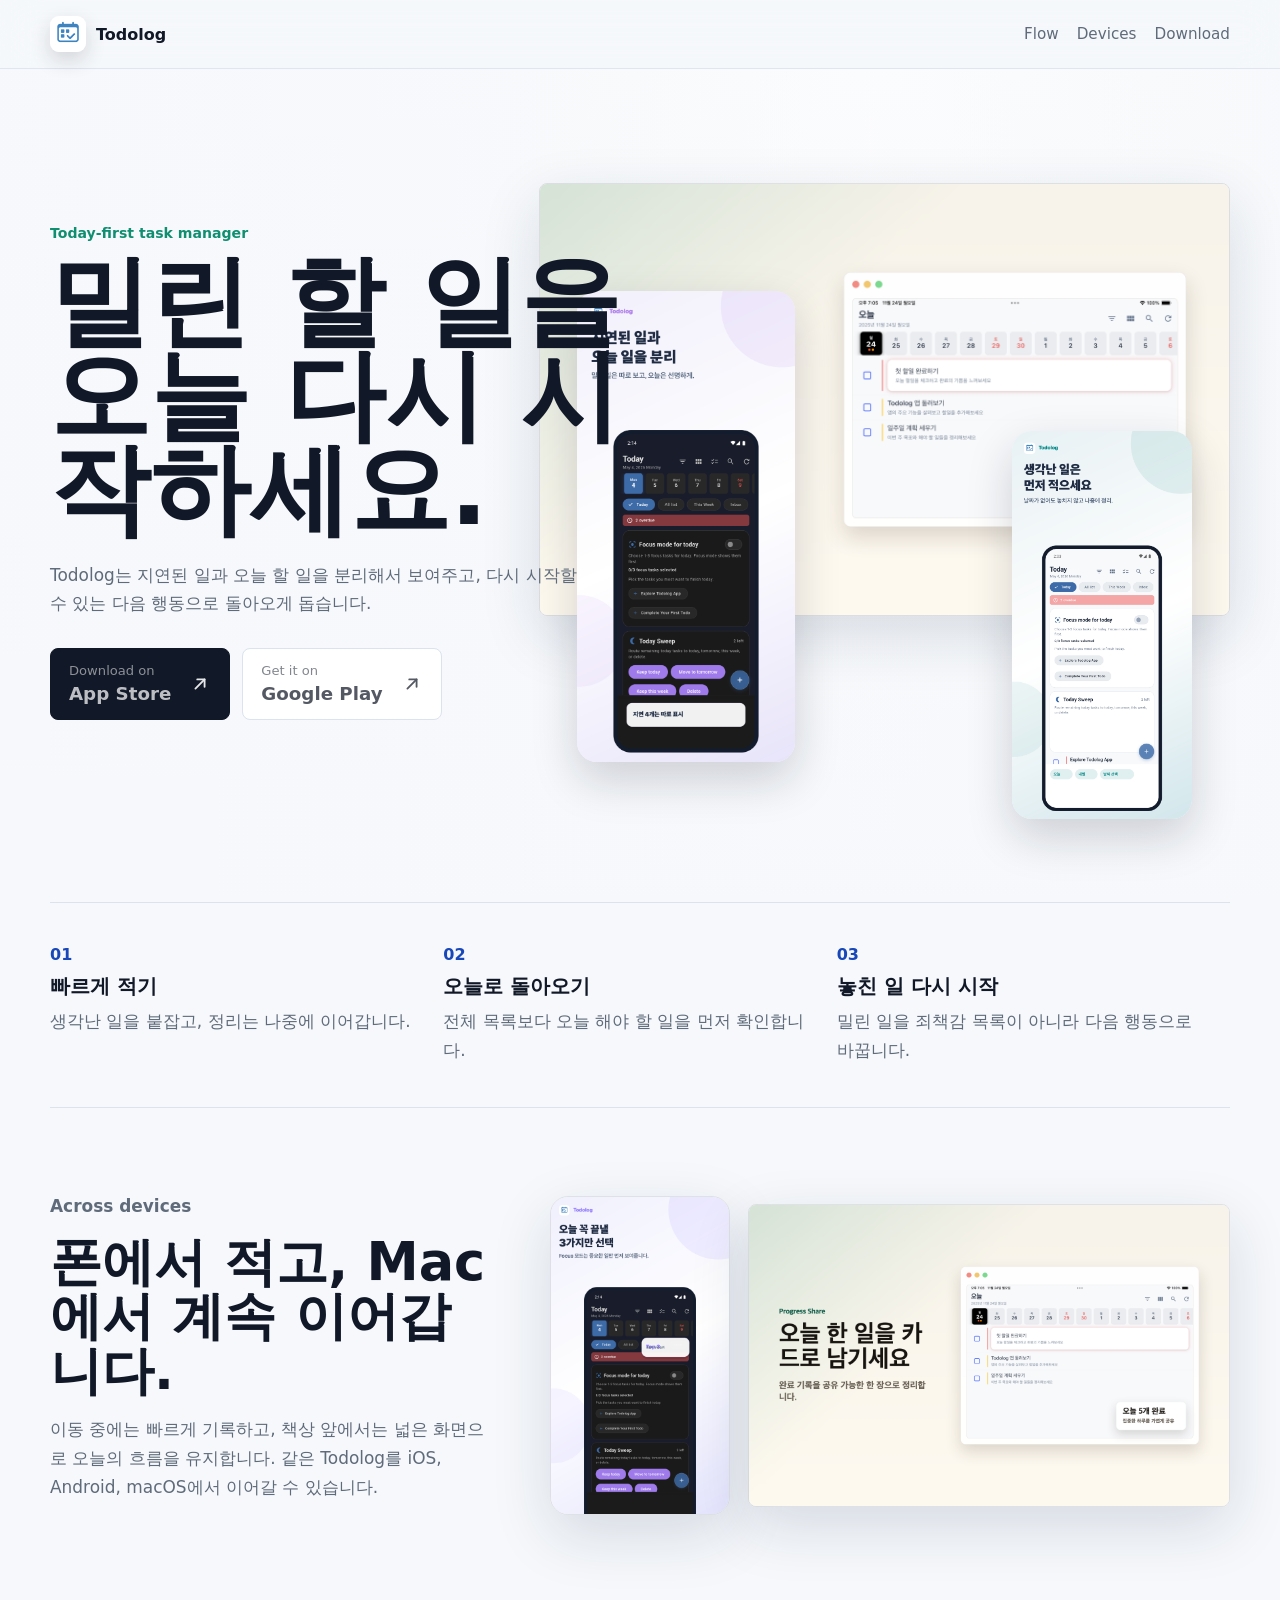
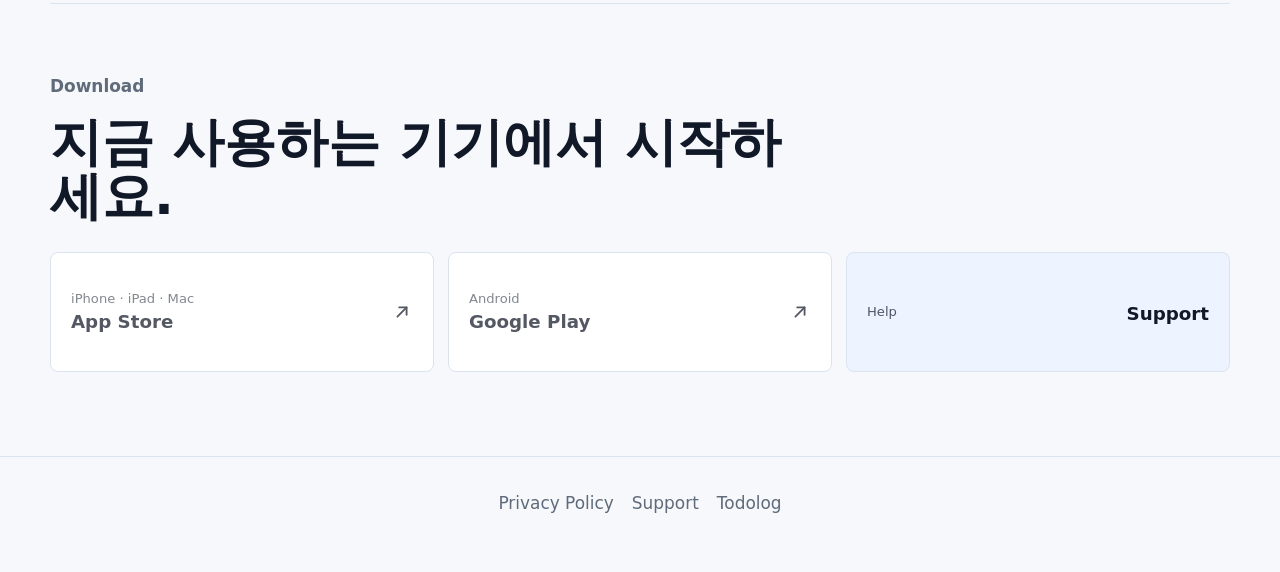
<file: index.html>
<!DOCTYPE html>
<html lang="ko">
  <head>
    <meta charset="utf-8" />
    <meta
      name="viewport"
      content="width=device-width, initial-scale=1, viewport-fit=cover"
    />
    <title>Todolog | 오늘 다시 시작하는 TODO 앱</title>
    <meta
      name="description"
      content="Todolog는 밀린 할 일을 정리하고 오늘 해야 할 일을 다시 시작하게 돕는 iOS, Android, macOS TODO 앱입니다."
    />
    <link rel="stylesheet" href="./styles.css" />
  </head>
  <body>
    <header class="topbar" aria-label="Todolog navigation">
      <a class="brand" href="#top" aria-label="Todolog home">
        <img class="brand-icon" src="./assets/app-icon.png" alt="" />
        <span>Todolog</span>
      </a>
      <nav class="nav-links" aria-label="Page sections">
        <a href="#flow">Flow</a>
        <a href="#devices">Devices</a>
        <a href="#download">Download</a>
      </nav>
    </header>

    <main id="top">
      <section class="hero" aria-label="Todolog product landing">
        <div class="hero-copy">
          <p class="eyebrow">Today-first task manager</p>
          <h1>밀린 할 일을 오늘 다시 시작하세요.</h1>
          <p>
            Todolog는 지연된 일과 오늘 할 일을 분리해서 보여주고,
            다시 시작할 수 있는 다음 행동으로 돌아오게 돕습니다.
          </p>
          <div class="store-actions" aria-label="Download Todolog">
            <a
              class="store-link primary"
              href="https://apps.apple.com/kr/app/todolog/id6756988909"
              target="_blank"
              rel="noreferrer"
            >
              <span class="store-copy">
                <span>Download on</span>
                <strong>App Store</strong>
              </span>
              <svg class="open-icon" viewBox="0 0 24 24" aria-hidden="true">
                <path d="M7 17L17 7" />
                <path d="M9 7h8v8" />
              </svg>
            </a>
            <a
              class="store-link"
              href="https://play.google.com/store/apps/details?id=com.logfactory.todolog"
              target="_blank"
              rel="noreferrer"
            >
              <span class="store-copy">
                <span>Get it on</span>
                <strong>Google Play</strong>
              </span>
              <svg class="open-icon" viewBox="0 0 24 24" aria-hidden="true">
                <path d="M7 17L17 7" />
                <path d="M9 7h8v8" />
              </svg>
            </a>
          </div>
        </div>

        <div class="product-stage" aria-hidden="true">
          <img
            class="desktop-preview"
            src="./assets/macos-today.png"
            alt=""
          />
          <img
            class="phone-preview phone-primary"
            src="./assets/ios-today-sweep.png"
            alt=""
          />
          <img
            class="phone-preview phone-secondary"
            src="./assets/ios-inbox.png"
            alt=""
          />
        </div>
      </section>

      <section class="flow" id="flow" aria-label="Todolog flow">
        <article>
          <span>01</span>
          <h2>빠르게 적기</h2>
          <p>생각난 일을 붙잡고, 정리는 나중에 이어갑니다.</p>
        </article>
        <article>
          <span>02</span>
          <h2>오늘로 돌아오기</h2>
          <p>전체 목록보다 오늘 해야 할 일을 먼저 확인합니다.</p>
        </article>
        <article>
          <span>03</span>
          <h2>놓친 일 다시 시작</h2>
          <p>밀린 일을 죄책감 목록이 아니라 다음 행동으로 바꿉니다.</p>
        </article>
      </section>

      <section class="section feature" id="devices">
        <div class="section-copy">
          <p class="eyebrow">Across devices</p>
          <h2>폰에서 적고, Mac에서 계속 이어갑니다.</h2>
          <p>
            이동 중에는 빠르게 기록하고, 책상 앞에서는 넓은 화면으로 오늘의
            흐름을 유지합니다. 같은 Todolog를 iOS, Android, macOS에서 이어갈
            수 있습니다.
          </p>
        </div>
        <figure class="device-row">
          <img src="./assets/android-today.png" alt="Todolog Android Today screen" />
          <img src="./assets/macos-today.png" alt="Todolog macOS Today screen" />
        </figure>
      </section>

      <section class="section download" id="download">
        <div class="section-copy compact">
          <p class="eyebrow">Download</p>
          <h2>지금 사용하는 기기에서 시작하세요.</h2>
        </div>
        <div class="download-grid">
          <a
            class="download-link"
            href="https://apps.apple.com/kr/app/todolog/id6756988909"
            target="_blank"
            rel="noreferrer"
          >
            <span class="download-copy">
              <span>iPhone · iPad · Mac</span>
              <strong>App Store</strong>
            </span>
            <svg class="open-icon" viewBox="0 0 24 24" aria-hidden="true">
              <path d="M7 17L17 7" />
              <path d="M9 7h8v8" />
            </svg>
          </a>
          <a
            class="download-link"
            href="https://play.google.com/store/apps/details?id=com.logfactory.todolog"
            target="_blank"
            rel="noreferrer"
          >
            <span class="download-copy">
              <span>Android</span>
              <strong>Google Play</strong>
            </span>
            <svg class="open-icon" viewBox="0 0 24 24" aria-hidden="true">
              <path d="M7 17L17 7" />
              <path d="M9 7h8v8" />
            </svg>
          </a>
          <a class="download-link quiet" href="./support.html">
            <span>Help</span>
            <strong>Support</strong>
          </a>
        </div>
      </section>
    </main>

    <footer class="footer">
      <a href="./privacy.html">Privacy Policy</a>
      <a href="./support.html">Support</a>
      <span>Todolog</span>
    </footer>
  </body>
</html>
</file>
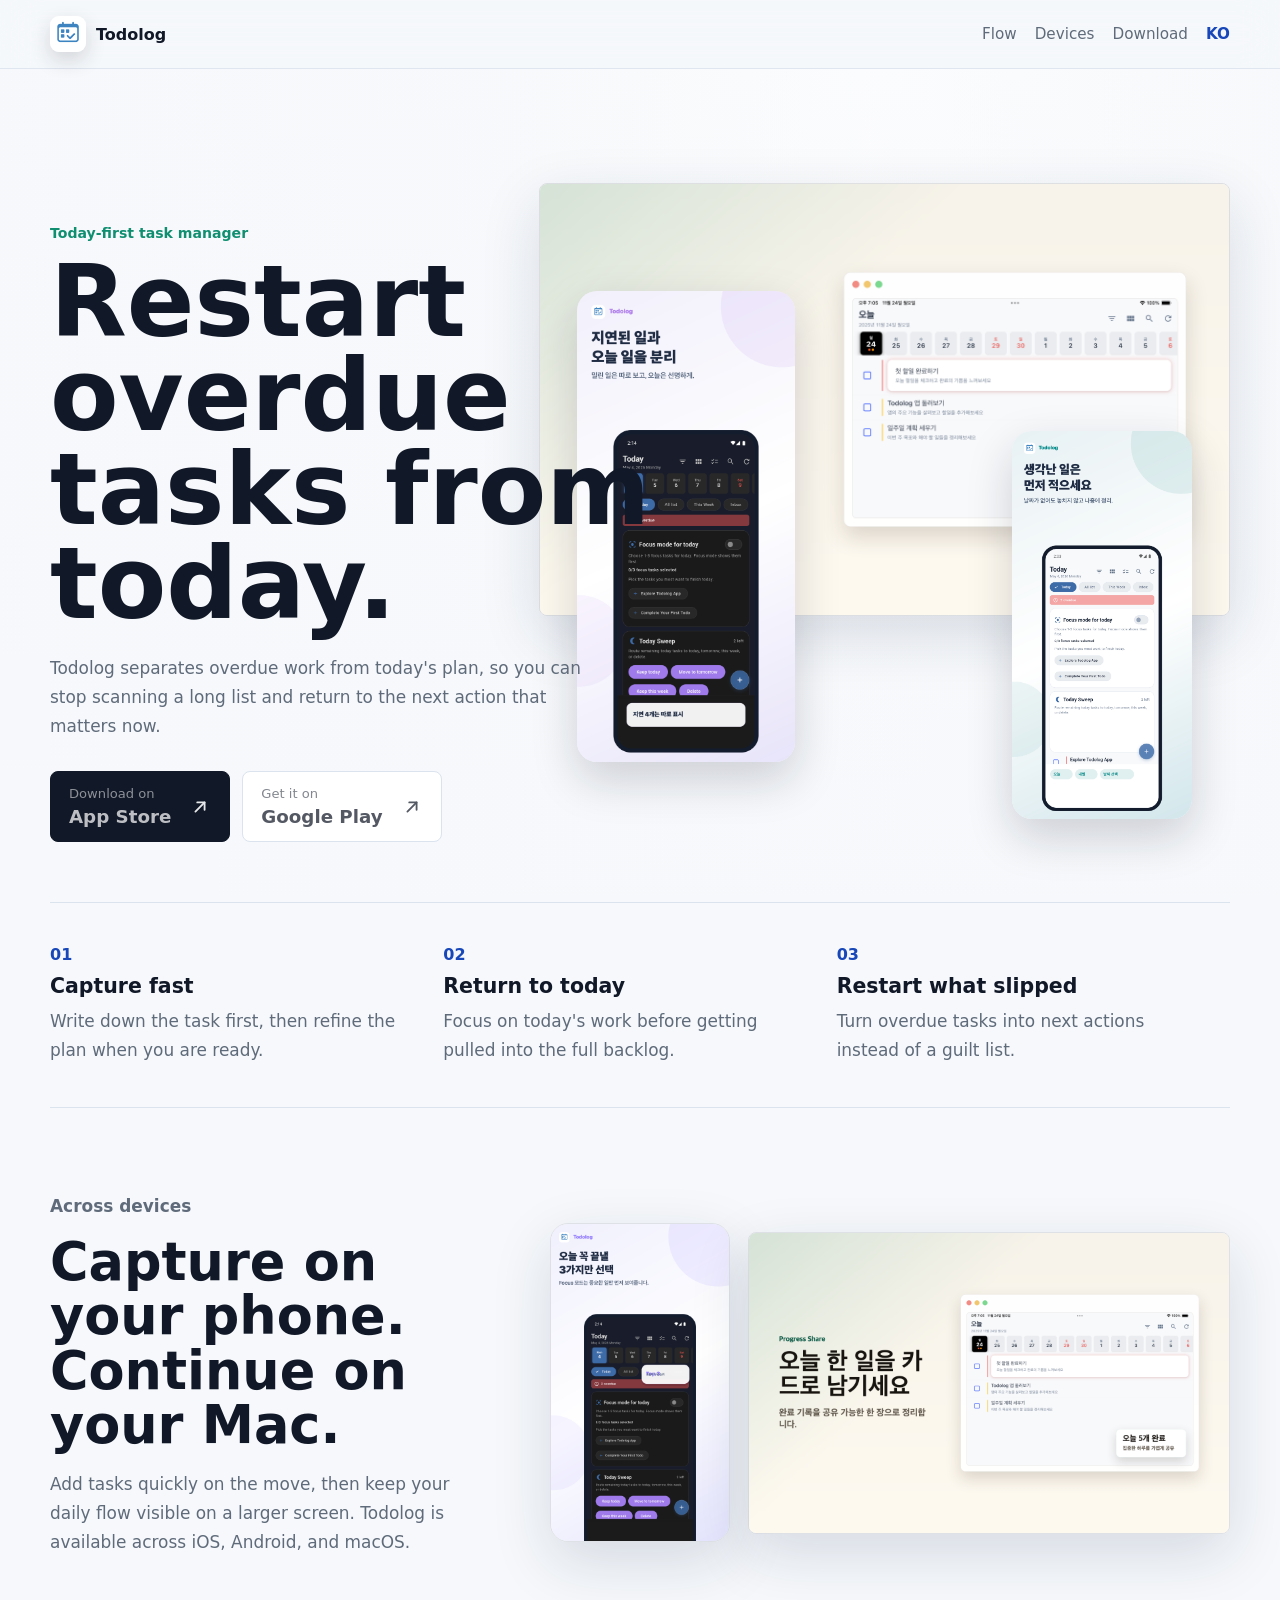
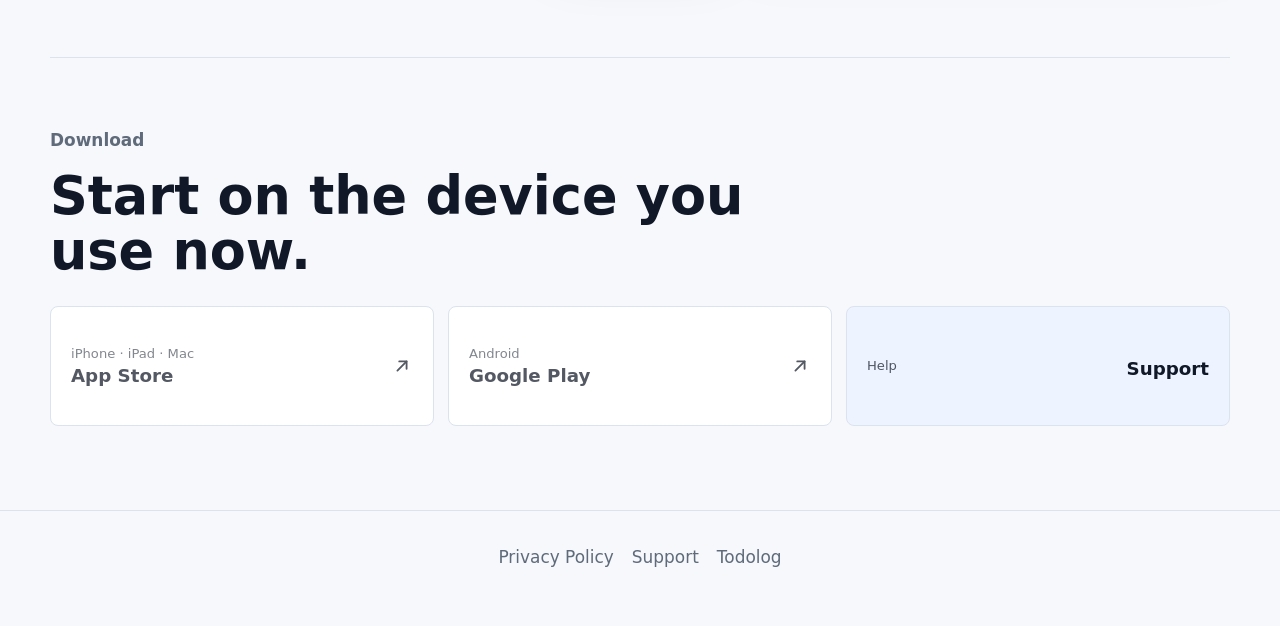
<file: en/index.html>
<!DOCTYPE html>
<html lang="en">
  <head>
    <meta charset="utf-8" />
    <meta
      name="viewport"
      content="width=device-width, initial-scale=1, viewport-fit=cover"
    />
    <title>Todolog | Start today again</title>
    <meta
      name="description"
      content="Todolog is a today-first TODO app for iOS, Android, and macOS that helps you separate overdue tasks from today's work and restart with the next action."
    />
    <link rel="canonical" href="https://raybirdy.github.io/todolog/en/" />
    <link rel="alternate" hreflang="ko" href="https://raybirdy.github.io/todolog/" />
    <link rel="alternate" hreflang="en" href="https://raybirdy.github.io/todolog/en/" />
    <link rel="alternate" hreflang="x-default" href="https://raybirdy.github.io/todolog/en/" />
    <link rel="icon" href="../assets/app-icon.png" type="image/png" />
    <link rel="stylesheet" href="../styles.css?v=20260528-2" />
  </head>
  <body>
    <header class="topbar" aria-label="Todolog navigation">
      <a class="brand" href="#top" aria-label="Todolog home">
        <img class="brand-icon" src="../assets/app-icon.png" width="36" height="36" alt="" />
        <span>Todolog</span>
      </a>
      <nav class="nav-links" aria-label="Page sections">
        <a href="#flow">Flow</a>
        <a href="#devices">Devices</a>
        <a href="#download">Download</a>
        <a class="lang-link" href="../" lang="ko">KO</a>
      </nav>
    </header>

    <main id="top">
      <section class="hero" aria-label="Todolog product landing">
        <div class="hero-copy">
          <p class="eyebrow">Today-first task manager</p>
          <h1>Restart overdue tasks from today.</h1>
          <p>
            Todolog separates overdue work from today's plan, so you can stop
            scanning a long list and return to the next action that matters now.
          </p>
          <div class="store-actions" aria-label="Download Todolog">
            <a
              class="store-link primary"
              href="https://apps.apple.com/kr/app/todolog/id6756988909"
              target="_blank"
              rel="noreferrer"
            >
              <span class="store-copy">
                <span>Download on</span>
                <strong>App Store</strong>
              </span>
              <svg class="open-icon" viewBox="0 0 24 24" aria-hidden="true">
                <path d="M7 17L17 7" />
                <path d="M9 7h8v8" />
              </svg>
            </a>
            <a
              class="store-link"
              href="https://play.google.com/store/apps/details?id=com.logfactory.todolog"
              target="_blank"
              rel="noreferrer"
            >
              <span class="store-copy">
                <span>Get it on</span>
                <strong>Google Play</strong>
              </span>
              <svg class="open-icon" viewBox="0 0 24 24" aria-hidden="true">
                <path d="M7 17L17 7" />
                <path d="M9 7h8v8" />
              </svg>
            </a>
          </div>
        </div>

        <div class="product-stage" aria-hidden="true">
          <img
            class="desktop-preview"
            src="../assets/macos-today.png"
            alt=""
          />
          <img
            class="phone-preview phone-primary"
            src="../assets/ios-today-sweep.png"
            alt=""
          />
          <img
            class="phone-preview phone-secondary"
            src="../assets/ios-inbox.png"
            alt=""
          />
        </div>
      </section>

      <section class="flow" id="flow" aria-label="Todolog flow">
        <article>
          <span>01</span>
          <h2>Capture fast</h2>
          <p>Write down the task first, then refine the plan when you are ready.</p>
        </article>
        <article>
          <span>02</span>
          <h2>Return to today</h2>
          <p>Focus on today's work before getting pulled into the full backlog.</p>
        </article>
        <article>
          <span>03</span>
          <h2>Restart what slipped</h2>
          <p>Turn overdue tasks into next actions instead of a guilt list.</p>
        </article>
      </section>

      <section class="section feature" id="devices">
        <div class="section-copy">
          <p class="eyebrow">Across devices</p>
          <h2>Capture on your phone. Continue on your Mac.</h2>
          <p>
            Add tasks quickly on the move, then keep your daily flow visible on
            a larger screen. Todolog is available across iOS, Android, and macOS.
          </p>
        </div>
        <figure class="device-row">
          <img src="../assets/android-today.png" alt="Todolog Android Today screen" />
          <img src="../assets/macos-today.png" alt="Todolog macOS Today screen" />
        </figure>
      </section>

      <section class="section download" id="download">
        <div class="section-copy compact">
          <p class="eyebrow">Download</p>
          <h2>Start on the device you use now.</h2>
        </div>
        <div class="download-grid">
          <a
            class="download-link"
            href="https://apps.apple.com/kr/app/todolog/id6756988909"
            target="_blank"
            rel="noreferrer"
          >
            <span class="download-copy">
              <span>iPhone · iPad · Mac</span>
              <strong>App Store</strong>
            </span>
            <svg class="open-icon" viewBox="0 0 24 24" aria-hidden="true">
              <path d="M7 17L17 7" />
              <path d="M9 7h8v8" />
            </svg>
          </a>
          <a
            class="download-link"
            href="https://play.google.com/store/apps/details?id=com.logfactory.todolog"
            target="_blank"
            rel="noreferrer"
          >
            <span class="download-copy">
              <span>Android</span>
              <strong>Google Play</strong>
            </span>
            <svg class="open-icon" viewBox="0 0 24 24" aria-hidden="true">
              <path d="M7 17L17 7" />
              <path d="M9 7h8v8" />
            </svg>
          </a>
          <a class="download-link quiet" href="../support.html">
            <span>Help</span>
            <strong>Support</strong>
          </a>
        </div>
      </section>
    </main>

    <footer class="footer">
      <a href="../privacy.html">Privacy Policy</a>
      <a href="../support.html">Support</a>
      <span>Todolog</span>
    </footer>
  </body>
</html>
</file>
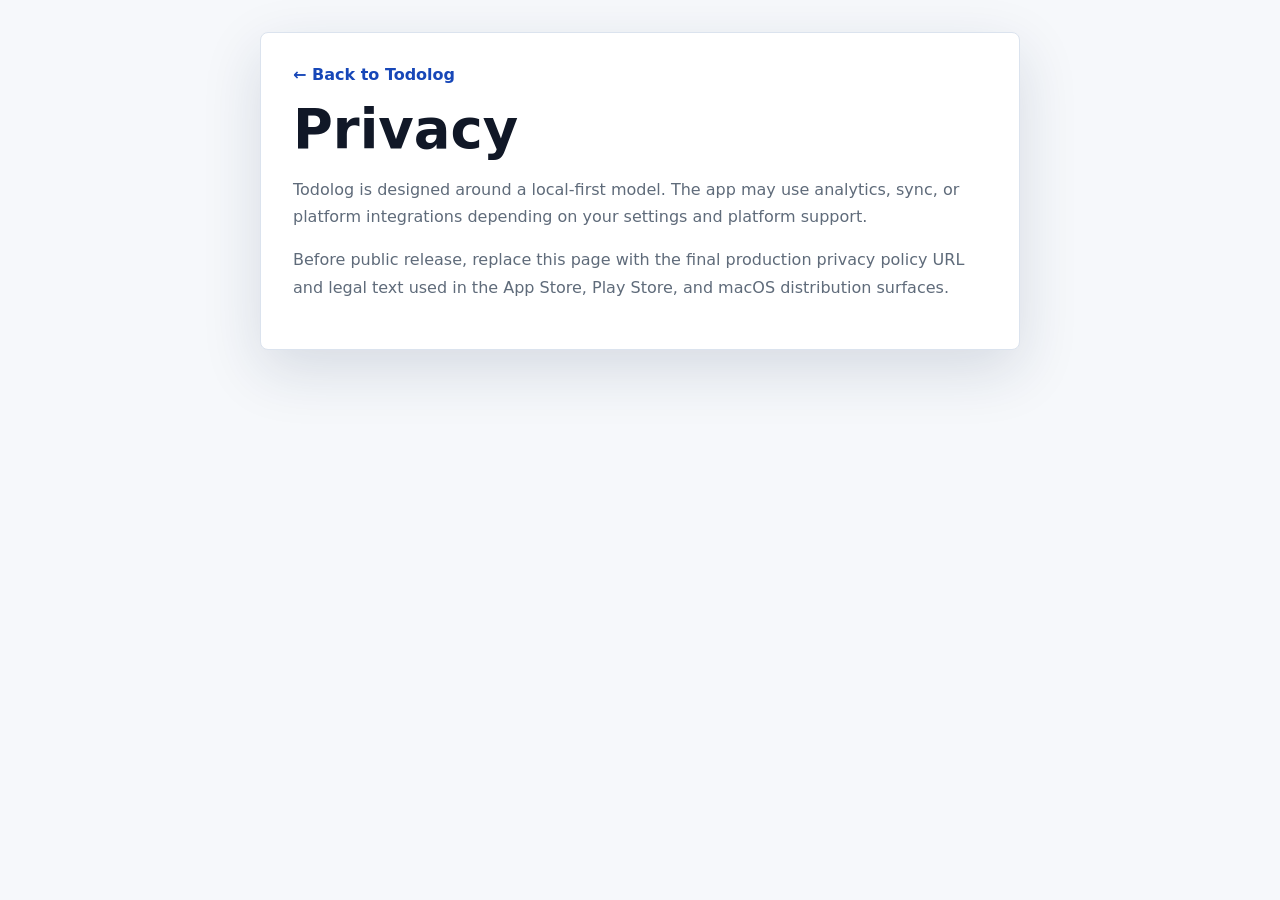
<file: privacy.html>
<!DOCTYPE html>
<html lang="en">
  <head>
    <meta charset="utf-8" />
    <meta name="viewport" content="width=device-width, initial-scale=1" />
    <title>Todolog | Privacy</title>
    <link rel="stylesheet" href="./styles.css" />
  </head>
  <body>
    <main class="simple-page">
      <a class="simple-back" href="./index.html">← Back to Todolog</a>
      <h1>Privacy</h1>
      <p>
        Todolog is designed around a local-first model. The app may use
        analytics, sync, or platform integrations depending on your settings and
        platform support.
      </p>
      <p>
        Before public release, replace this page with the final production
        privacy policy URL and legal text used in the App Store, Play Store, and
        macOS distribution surfaces.
      </p>
    </main>
  </body>
</html>
</file>
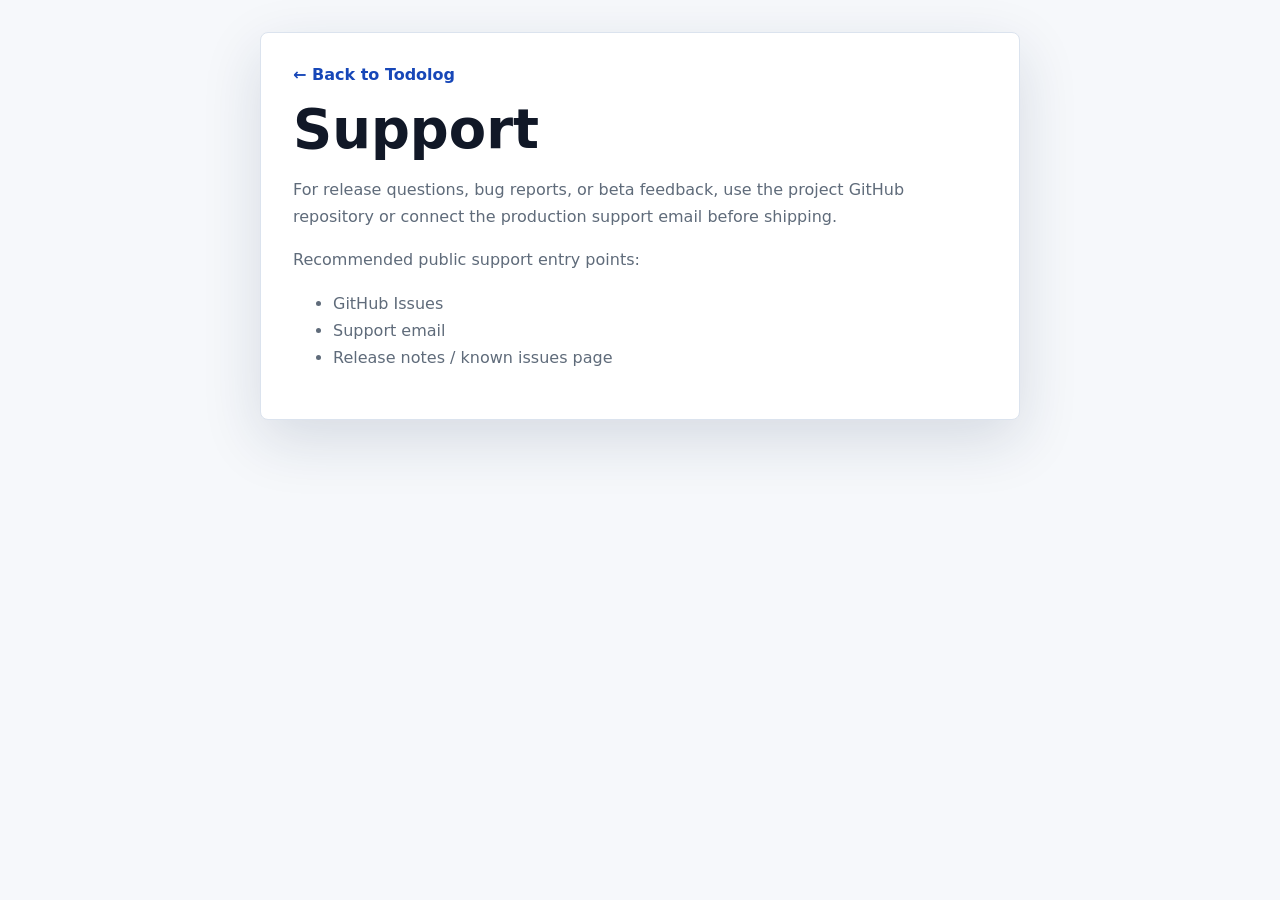
<file: support.html>
<!DOCTYPE html>
<html lang="en">
  <head>
    <meta charset="utf-8" />
    <meta name="viewport" content="width=device-width, initial-scale=1" />
    <title>Todolog | Support</title>
    <link rel="stylesheet" href="./styles.css" />
  </head>
  <body>
    <main class="simple-page">
      <a class="simple-back" href="./index.html">← Back to Todolog</a>
      <h1>Support</h1>
      <p>
        For release questions, bug reports, or beta feedback, use the project
        GitHub repository or connect the production support email before
        shipping.
      </p>
      <p>
        Recommended public support entry points:
      </p>
      <ul>
        <li>GitHub Issues</li>
        <li>Support email</li>
        <li>Release notes / known issues page</li>
      </ul>
    </main>
  </body>
</html>
</file>
<file: styles.css>
:root {
  --bg: #f6f8fb;
  --surface: #ffffff;
  --surface-soft: #eef4ff;
  --ink: #111827;
  --muted: #5f6b7a;
  --line: #dbe3ee;
  --blue: #2563eb;
  --blue-strong: #1747b8;
  --green: #0f8f70;
  --shadow: 0 20px 60px rgba(24, 39, 75, 0.14);
  --radius: 8px;
  --font-display: "SF Pro Display", "Segoe UI", system-ui, sans-serif;
  --font-body: "SF Pro Text", "Segoe UI", system-ui, sans-serif;
}

* {
  box-sizing: border-box;
}

html {
  scroll-behavior: smooth;
}

body {
  margin: 0;
  font-family: var(--font-body);
  color: var(--ink);
  background: var(--bg);
}

a {
  color: inherit;
  text-decoration: none;
}

img {
  display: block;
  max-width: 100%;
}

.topbar {
  position: sticky;
  top: 0;
  z-index: 20;
  display: flex;
  align-items: center;
  justify-content: space-between;
  padding: 16px max(20px, calc((100vw - 1180px) / 2));
  background: rgba(246, 248, 251, 0.9);
  border-bottom: 1px solid rgba(219, 227, 238, 0.8);
  backdrop-filter: blur(18px);
}

.brand,
.nav-links,
.store-actions,
.download-grid,
.footer {
  display: flex;
  align-items: center;
}

.brand {
  gap: 10px;
  font-weight: 800;
}

.brand .brand-icon {
  width: 36px !important;
  height: 36px !important;
  min-width: 36px;
  max-width: 36px;
  flex: 0 0 36px;
  object-fit: cover;
  border-radius: 9px;
  box-shadow: 0 8px 20px rgba(17, 24, 39, 0.16);
}

.nav-links {
  gap: 18px;
  color: var(--muted);
  font-size: 0.95rem;
}

.lang-link {
  color: var(--blue-strong);
  font-weight: 800;
}

.hero {
  position: relative;
  min-height: calc(100vh - 67px);
  overflow: hidden;
  padding: clamp(46px, 7vw, 86px) max(20px, calc((100vw - 1180px) / 2)) 52px;
  background:
    linear-gradient(90deg, rgba(246, 248, 251, 0.98) 0%, rgba(246, 248, 251, 0.9) 38%, rgba(246, 248, 251, 0.42) 68%, rgba(246, 248, 251, 0.86) 100%),
    linear-gradient(180deg, #ffffff 0%, #f6f8fb 100%);
}

.hero-copy {
  position: relative;
  z-index: 2;
  max-width: 620px;
  padding-top: min(9vh, 70px);
}

.eyebrow {
  margin: 0 0 14px;
  color: var(--green);
  font-size: 0.88rem;
  font-weight: 800;
  letter-spacing: 0;
}

h1,
h2 {
  margin: 0;
  font-family: var(--font-display);
  letter-spacing: 0;
}

h1 {
  max-width: 680px;
  font-size: clamp(3.2rem, 7.8vw, 7rem);
  line-height: 0.94;
}

h2 {
  font-size: clamp(2rem, 4.1vw, 4rem);
  line-height: 1.04;
}

.hero-copy p:not(.eyebrow),
.section-copy p,
.flow p,
.footer {
  color: var(--muted);
  font-size: 1.06rem;
  line-height: 1.7;
}

.hero-copy p:not(.eyebrow) {
  max-width: 540px;
  margin: 24px 0 0;
}

.store-actions {
  flex-wrap: wrap;
  gap: 12px;
  margin-top: 30px;
}

.store-link,
.download-link {
  display: flex;
  align-items: center;
  justify-content: space-between;
  gap: 18px;
  border: 1px solid var(--line);
  border-radius: var(--radius);
  background: var(--surface);
  transition: transform 160ms ease, border-color 160ms ease, box-shadow 160ms ease;
}

.store-link:hover,
.download-link:hover {
  transform: translateY(-2px);
  border-color: rgba(37, 99, 235, 0.45);
  box-shadow: var(--shadow);
}

.store-link {
  min-width: 176px;
  padding: 14px 18px;
}

.store-copy,
.download-copy {
  min-width: 0;
}

.store-link.primary {
  color: #ffffff;
  background: var(--ink);
  border-color: var(--ink);
}

.store-link span,
.download-link span {
  display: block;
  opacity: 0.72;
  font-size: 0.82rem;
  line-height: 1.2;
}

.store-link strong,
.download-link strong {
  display: block;
  margin-top: 4px;
  font-size: 1.14rem;
}

.open-icon {
  width: 22px;
  height: 22px;
  flex: 0 0 auto;
  fill: none;
  stroke: currentColor;
  stroke-linecap: round;
  stroke-linejoin: round;
  stroke-width: 2;
  opacity: 0.72;
}

.store-link.primary .open-icon {
  opacity: 0.9;
}

.product-stage {
  position: absolute;
  inset: 72px max(20px, calc((100vw - 1180px) / 2)) 42px auto;
  width: min(720px, 54vw);
  min-height: 540px;
  z-index: 1;
}

.desktop-preview {
  position: absolute;
  right: 0;
  top: 42px;
  width: min(720px, 54vw);
  border: 1px solid rgba(17, 24, 39, 0.12);
  border-radius: var(--radius);
  box-shadow: var(--shadow);
}

.phone-preview {
  position: absolute;
  width: min(226px, 17vw);
  border-radius: 20px;
  box-shadow: 0 18px 46px rgba(17, 24, 39, 0.18);
}

.phone-primary {
  right: min(455px, 34vw);
  top: 150px;
}

.phone-secondary {
  right: min(48px, 3vw);
  top: 290px;
  width: min(190px, 14vw);
}

.flow {
  display: grid;
  grid-template-columns: repeat(3, 1fr);
  width: min(1180px, calc(100vw - 40px));
  margin: 0 auto;
  padding: 34px 0;
  border-top: 1px solid var(--line);
  border-bottom: 1px solid var(--line);
}

.flow article {
  padding: 8px 28px 8px 0;
}

.flow span {
  display: inline-block;
  margin-bottom: 12px;
  color: var(--blue-strong);
  font-weight: 800;
}

.flow h2 {
  font-size: 1.28rem;
}

.flow p {
  margin: 10px 0 0;
}

.section {
  width: min(1180px, calc(100vw - 40px));
  margin: 0 auto;
  padding: 84px 0;
}

.feature {
  display: grid;
  grid-template-columns: minmax(0, 0.64fr) minmax(340px, 1fr);
  gap: clamp(28px, 5vw, 64px);
  align-items: center;
}

.section-copy {
  max-width: 520px;
}

.section-copy.compact {
  max-width: 760px;
  margin-bottom: 28px;
}

.device-row {
  display: grid;
  grid-template-columns: 180px 1fr;
  gap: 18px;
  align-items: center;
  margin: 0;
}

.device-row img {
  border: 1px solid rgba(17, 24, 39, 0.1);
  box-shadow: var(--shadow);
}

.device-row img:first-child {
  border-radius: 18px;
}

.device-row img:last-child {
  border-radius: var(--radius);
}

.download {
  padding-top: 68px;
  border-top: 1px solid var(--line);
}

.download-grid {
  align-items: stretch;
  gap: 14px;
  flex-wrap: wrap;
}

.download-link {
  flex: 1 1 240px;
  min-height: 120px;
  padding: 20px;
}

.download-link.quiet {
  background: var(--surface-soft);
}

.footer {
  justify-content: center;
  flex-wrap: wrap;
  gap: 18px;
  padding: 32px 20px 54px;
  border-top: 1px solid var(--line);
}

.simple-page {
  width: min(760px, calc(100vw - 40px));
  margin: 32px auto;
  padding: 32px;
  background: var(--surface);
  border: 1px solid var(--line);
  border-radius: var(--radius);
  box-shadow: var(--shadow);
}

.simple-page h1 {
  margin: 0 0 18px;
  font-size: clamp(2rem, 6vw, 3.4rem);
  line-height: 1.03;
}

.simple-page p,
.simple-page li {
  color: var(--muted);
  line-height: 1.7;
}

.simple-back {
  display: inline-block;
  margin-bottom: 18px;
  color: var(--blue-strong);
  font-weight: 800;
}

@media (max-width: 980px) {
  .topbar {
    position: static;
  }

  .nav-links {
    display: none;
  }

  .hero {
    min-height: auto;
    padding: 34px 18px 44px;
  }

  .hero-copy {
    padding-top: 0;
  }

  h1 {
    font-size: clamp(2.75rem, 14vw, 4.5rem);
  }

  .product-stage {
    position: relative;
    inset: auto;
    width: 100%;
    min-height: 430px;
    margin-top: 34px;
  }

  .desktop-preview {
    right: auto;
    left: 0;
    top: 0;
    width: 100%;
  }

  .phone-preview {
    width: 35vw;
    min-width: 132px;
  }

  .phone-primary {
    left: 14px;
    right: auto;
    top: 118px;
  }

  .phone-secondary {
    right: 16px;
    top: 170px;
    width: 30vw;
    min-width: 116px;
  }

  .flow,
  .feature,
  .device-row {
    grid-template-columns: 1fr;
  }

  .flow {
    width: min(100vw - 32px, 680px);
  }

  .flow article {
    padding: 18px 0;
    border-bottom: 1px solid var(--line);
  }

  .flow article:last-child {
    border-bottom: 0;
  }

  .section {
    width: min(100vw - 32px, 680px);
    padding: 58px 0;
  }

  .device-row img:first-child {
    width: min(280px, 74vw);
    margin: 0 auto;
  }
}
</file>
